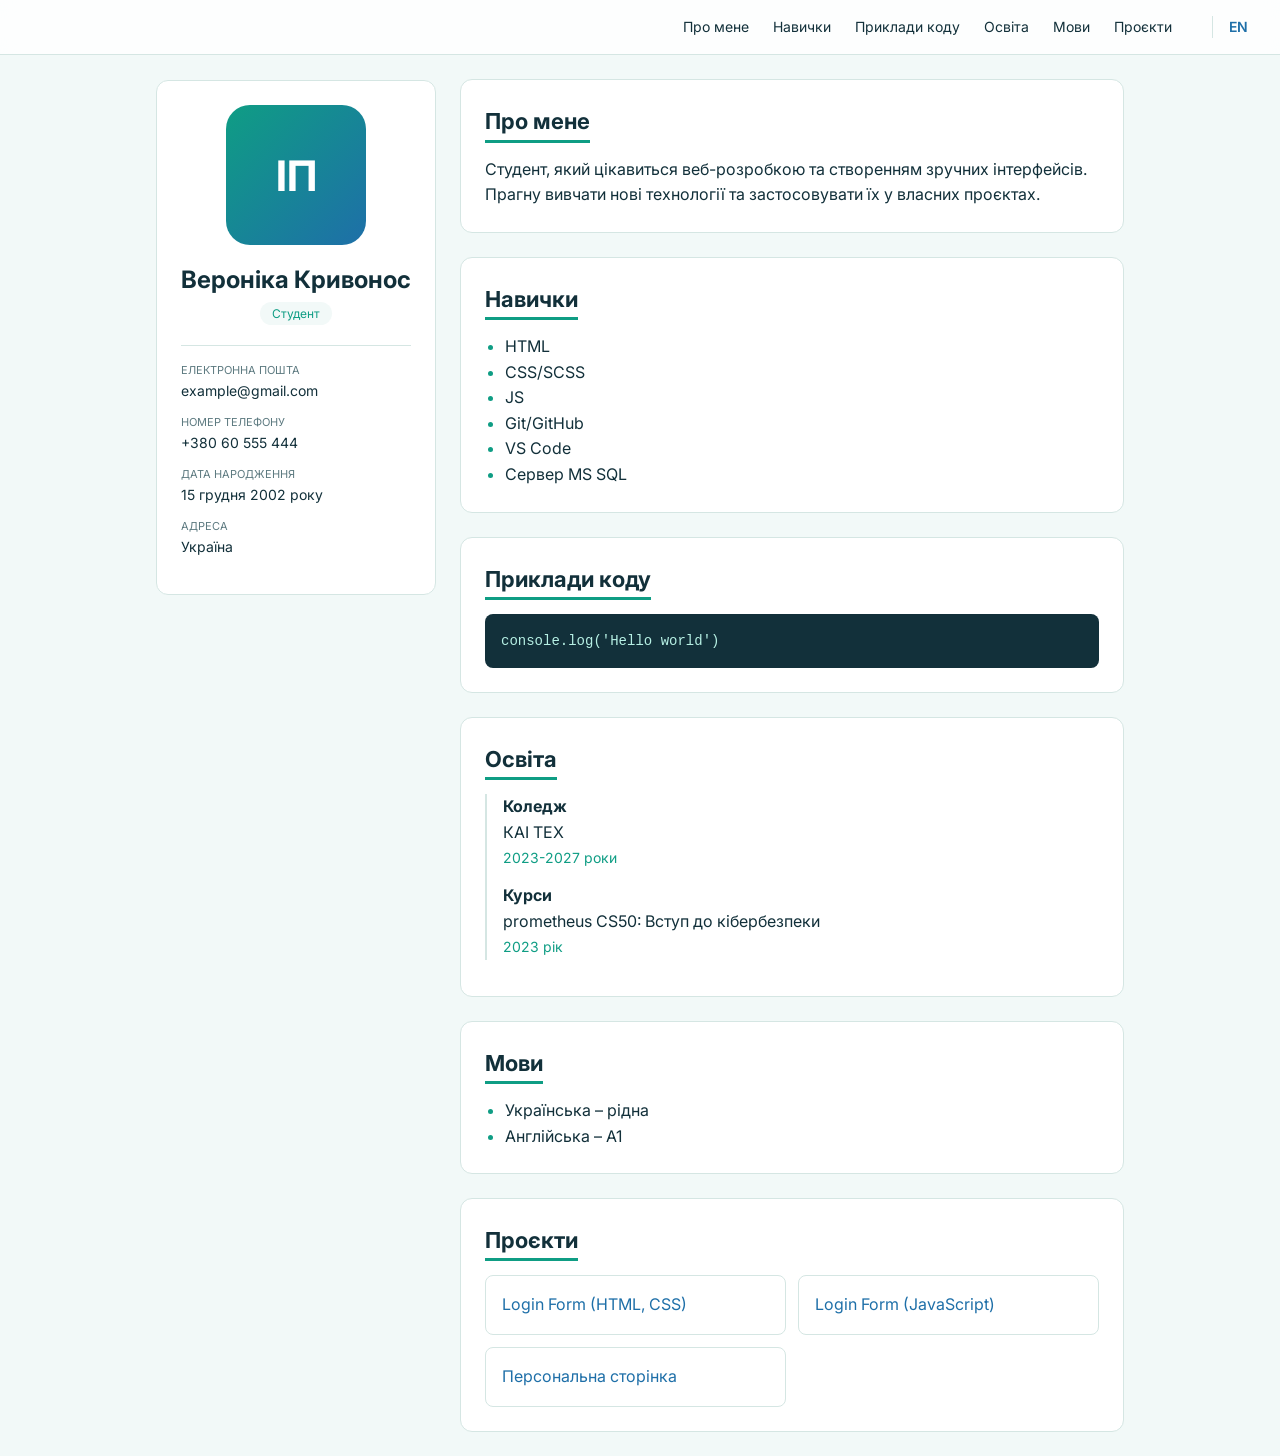
<file: lab3/index.html>
<!DOCTYPE html>
<html lang="uk">
<head>
  <meta charset="UTF-8">
  <meta name="viewport" content="width=device-width, initial-scale=1.0">
  <title>Ім’я Прізвище</title>
  <link rel="stylesheet" href="style.css">
</head>
<body>
  <header><a href="#about">Про мене</a><a href="#skills">Навички</a><a href="#code">Приклади коду</a><a href="#education">Освіта</a><a href="#languages">Мови</a><a href="#projects">Проєкти</a><a class="lang" href="index-en.html">EN</a></header>
  <div class="layout">
    <aside>
      <div class="photo">ІП</div>
      <h1>Вероніка Кривонос</h1>
      <span class="tag">Студент</span>
      <ul class="contacts"><li><small>Електронна пошта</small>example@gmail.com</li><li><small>Номер телефону</small>+380 60 555 444</li><li><small>Дата народження</small>15 грудня 2002 року</li><li><small>Адреса</small>Україна</li></ul>
    </aside>
    <main>
      <section id="about"><h2>Про мене</h2><p>Студент, який цікавиться веб-розробкою та створенням зручних інтерфейсів. Прагну вивчати нові технології та застосовувати їх у власних проєктах.</p></section>
      <section id="skills"><h2>Навички</h2><ul class="list"><li>HTML</li><li>CSS/SCSS</li><li>JS</li><li>Git/GitHub</li><li>VS Code</li><li>Сервер MS SQL</li></ul></section>
      <section id="code"><h2>Приклади коду</h2><pre>console.log('Hello world')</pre></section>
      <section id="education"><h2>Освіта</h2><div class="timeline"><div><b>Коледж</b>КАІ ТЕХ<br><span>2023-2027 роки</span></div><div><b>Курси</b>prometheus CS50: Вступ до кібербезпеки<br><span>2023 рік</span></div></div></section>
      <section id="languages"><h2>Мови</h2><ul class="list"><li>Українська – рідна</li><li>Англійська – A1</li></ul></section>
      <section id="projects"><h2>Проєкти</h2><div class="projects"><a href="#">Login Form (HTML, CSS)</a><a href="#">Login Form (JavaScript)</a><a href="#">Персональна сторінка</a></div></section>
    </main>
  </div>
</body>
</html>
</file>
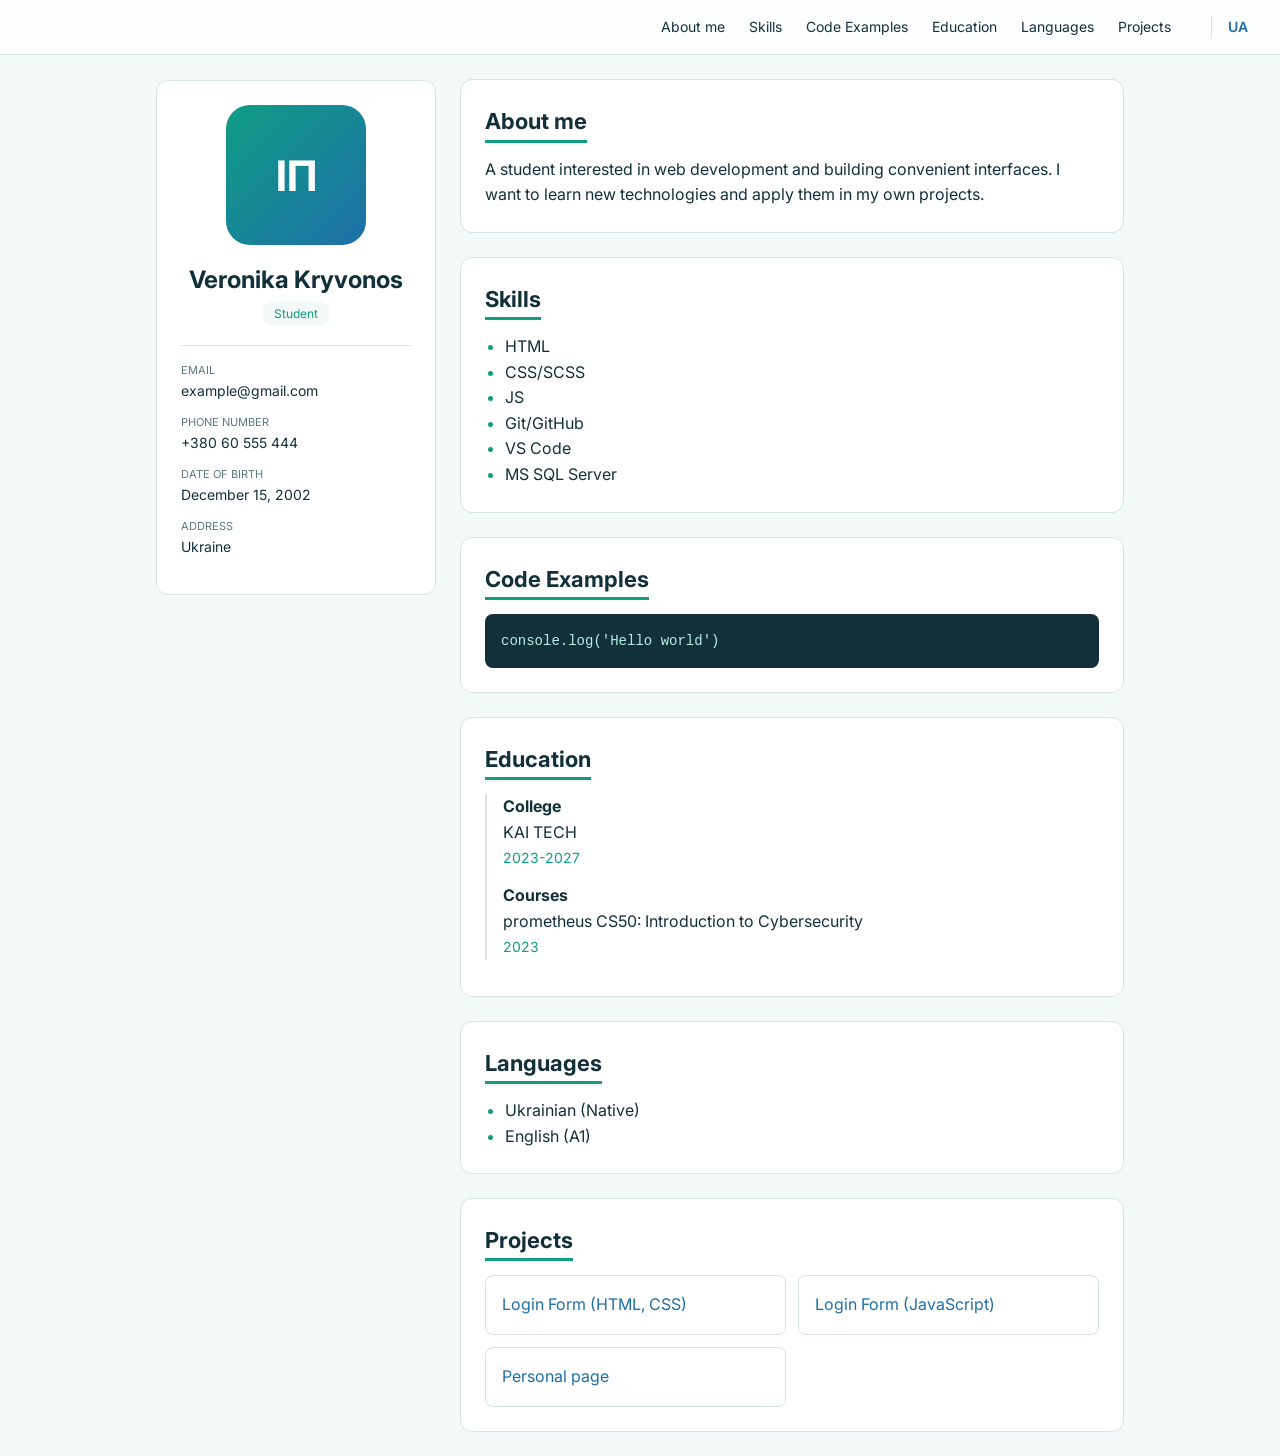
<file: lab3/index-en.html>
<!DOCTYPE html>
<html lang="en">
<head>
  <meta charset="UTF-8">
  <meta name="viewport" content="width=device-width, initial-scale=1.0">
  <title>Name Surname</title>
  <link rel="stylesheet" href="style.css">
</head>
<body>
  <header><a href="#about">About me</a><a href="#skills">Skills</a><a href="#code">Code Examples</a><a href="#education">Education</a><a href="#languages">Languages</a><a href="#projects">Projects</a><a class="lang" href="index.html">UA</a></header>
  <div class="layout">
    <aside>
      <div class="photo">ІП</div>
      <h1>Veronika Kryvonos</h1>
      <span class="tag">Student</span>
      <ul class="contacts"><li><small>Email</small>example@gmail.com</li><li><small>Phone number</small>+380 60 555 444</li><li><small>Date of birth</small>December 15, 2002</li><li><small>Address</small>Ukraine</li></ul>
    </aside>
    <main>
      <section id="about"><h2>About me</h2><p>A student interested in web development and building convenient interfaces. I want to learn new technologies and apply them in my own projects.</p></section>
      <section id="skills"><h2>Skills</h2><ul class="list"><li>HTML</li><li>CSS/SCSS</li><li>JS</li><li>Git/GitHub</li><li>VS Code</li><li>MS SQL Server</li></ul></section>
      <section id="code"><h2>Code Examples</h2><pre>console.log('Hello world')</pre></section>
      <section id="education"><h2>Education</h2><div class="timeline"><div><b>College</b>KAI TECH<br><span>2023-2027</span></div><div><b>Courses</b>prometheus CS50: Introduction to Cybersecurity<br><span>2023</span></div></div></section>
      <section id="languages"><h2>Languages</h2><ul class="list"><li>Ukrainian (Native)</li><li>English (A1)</li></ul></section>
      <section id="projects"><h2>Projects</h2><div class="projects"><a href="#">Login Form (HTML, CSS)</a><a href="#">Login Form (JavaScript)</a><a href="#">Personal page</a></div></section>
    </main>
  </div>
</body>
</html>
</file>
<file: lab3/style.css>
@import url('https://fonts.googleapis.com/css2?family=Inter:wght@300;400;600;700&display=swap');
:root{--g:#0f9d84;--b:#1e6fa8;--ink:#12303a;--mute:#5d7a80;--bg:#f2f9f8;--line:#d5e6e3}
*{box-sizing:border-box;margin:0;font-family:'Inter',sans-serif}
html{scroll-behavior:smooth;scroll-padding-top:70px}
body{background:var(--bg);color:var(--ink);line-height:1.6}
header{position:sticky;top:0;z-index:10;display:flex;justify-content:flex-end;gap:24px;padding:16px 32px;background:#fffc;backdrop-filter:blur(8px);border-bottom:1px solid var(--line)}
header a{color:var(--ink);text-decoration:none;font-size:14px;transition:color .3s}
header a:hover{color:var(--g)}
.lang{margin-left:16px;padding-left:16px;border-left:1px solid var(--line);font-weight:600;color:var(--b)}
.layout{display:grid;grid-template-columns:280px 1fr;gap:24px;max-width:1000px;margin:24px auto;padding:0 16px}
aside,section{background:#fff;border:1px solid var(--line);border-radius:12px;padding:24px}
aside{align-self:start;position:sticky;top:80px;text-align:center}
.photo{width:140px;height:140px;margin:0 auto 16px;border-radius:24px;background:linear-gradient(135deg,var(--g),var(--b));color:#fff;display:grid;place-items:center;font-size:42px;font-weight:700}
.tag{display:inline-block;padding:2px 12px;border-radius:12px;background:var(--bg);font-size:12px;color:var(--g)}
.contacts{list-style:none;padding:0;margin-top:20px;padding-top:16px;border-top:1px solid var(--line);text-align:left;font-size:14px}
.contacts li{margin-bottom:12px}
.contacts small{display:block;font-size:11px;text-transform:uppercase;color:var(--mute)}
main{display:flex;flex-direction:column;gap:24px}
h2{display:inline-block;margin-bottom:14px;font-size:22px;border-bottom:3px solid var(--g)}
ul.list{padding-left:20px}
ul.list li::marker{color:var(--g)}
pre{padding:16px;border-radius:8px;background:var(--ink);color:#b6f0e4;font-family:monospace;font-size:14px;overflow-x:auto}
.timeline{border-left:2px solid var(--line);padding-left:16px}
.timeline div{margin-bottom:12px}.timeline b{display:block}.timeline span{color:var(--g);font-size:14px}
.projects{display:grid;grid-template-columns:repeat(auto-fit,minmax(200px,1fr));gap:12px}
.projects a{display:block;padding:16px;border:1px solid var(--line);border-radius:8px;color:var(--b);text-decoration:none;transition:.3s}
.projects a:hover{border-color:var(--g);box-shadow:0 4px 12px #0f9d8420}
@media(max-width:760px){.layout{grid-template-columns:1fr}aside{position:static}header{gap:14px;padding:12px 16px;flex-wrap:wrap}}
</file>
